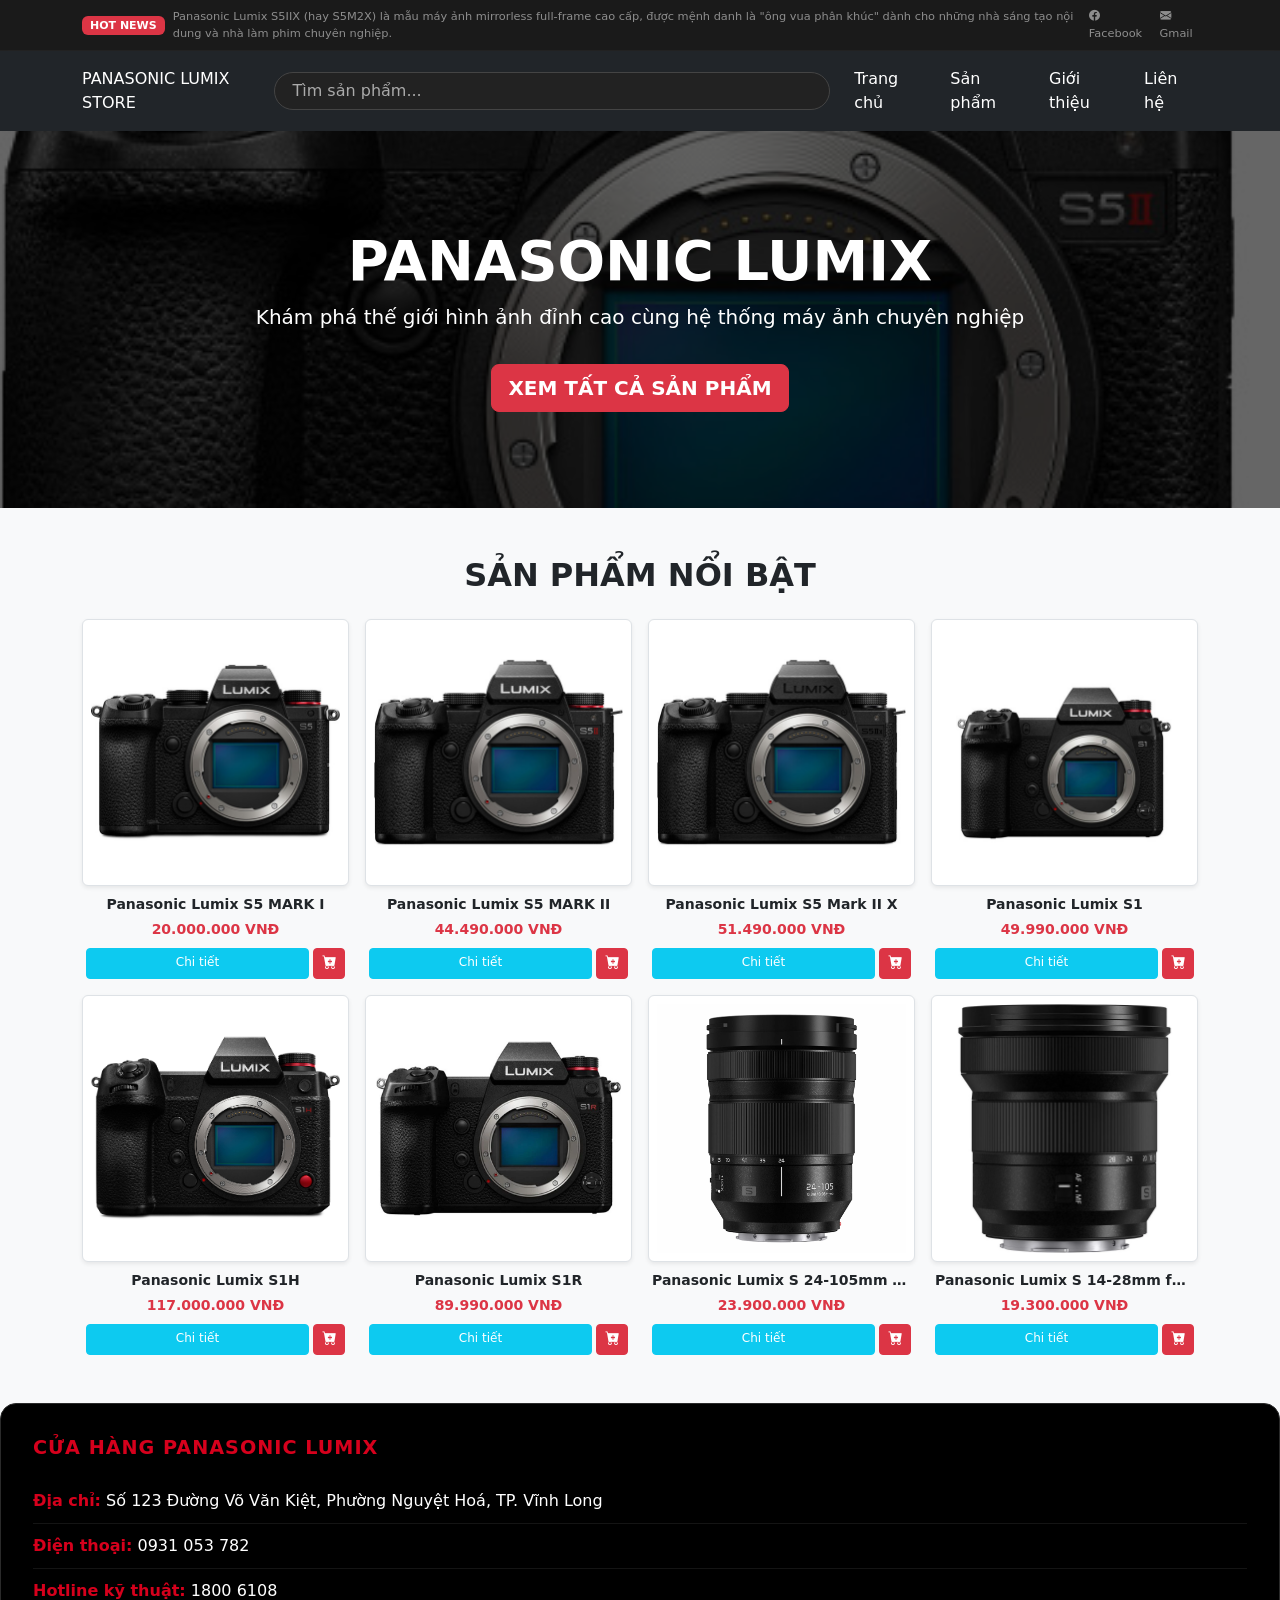
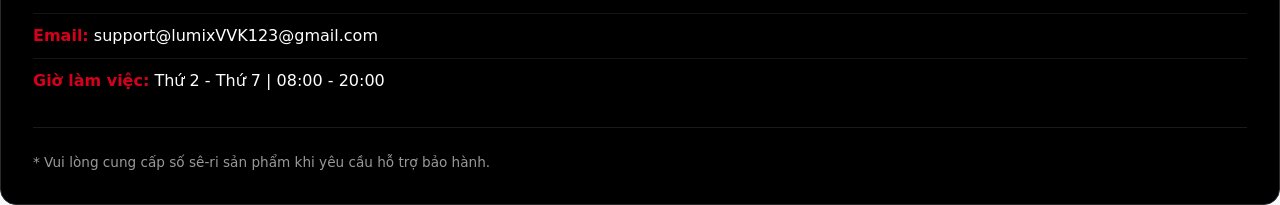
<file: index.html>
<!DOCTYPE html>
<html lang="vi">
<head>
    <title>Trang chủ - Panasonic Lumix Store</title>
    <meta charset="utf-8">
    <meta name="viewport" content="width=device-width, initial-scale=1.0">
    
    <link href="https://cdn.jsdelivr.net/npm/bootstrap@5.3.8/dist/css/bootstrap.min.css" rel="stylesheet">
    <link href="https://cdn.jsdelivr.net/npm/bootstrap-icons@1.11.3/font/bootstrap-icons.min.css" rel="stylesheet">
    
    <script src="https://cdn.jsdelivr.net/npm/bootstrap@5.3.8/dist/js/bootstrap.bundle.min.js"></script>
    
    <script src="js/script.js"></script>
    <link rel="stylesheet" href="css/style.css">
</head>
<body class="bg-light">

    <div class="top-bar text-white py-2 d-none d-md-block" style="background-color: #1a1a1a; font-size: 13px;">
        <div class="container d-flex justify-content-between align-items-center">
            <div class="d-flex align-items-center gap-2">
                <span class="badge bg-danger text-uppercase px-2 py-1" style="font-size: 11px; font-weight: bold;">Hot News</span>
                <span class="small text-white-50 m-0">Panasonic Lumix S5IIX (hay S5M2X) là mẫu máy ảnh mirrorless full-frame cao cấp, được mệnh danh là "ông vua phân khúc" dành cho những nhà sáng tạo nội dung và nhà làm phim chuyên nghiệp.</span>
            </div>
            <div class="d-flex gap-3 text-white-50 small">
                <span><i class="bi bi-facebook"></i> Facebook</span>
                <span><i class="bi bi-envelope-fill"></i> Gmail</span>
            </div>
        </div>
    </div>

    <header class="bg-dark text-white py-3 shadow-sm">
    <div class="container d-flex justify-content-between align-items-center">

        <a href="index.html" class="text-white text-decoration-none d-flex align-items-center gap-2"> PANASONIC LUMIX STORE
        </a>

        <div class="d-flex align-items-center gap-4">
             <input
            type="text"
            id="searchInput"
            class="form-control search-header"
            placeholder=" Tìm sản phẩm..."
            onkeyup="searchProduct()"
            style="width:600px;">

             <a href="index.html" class="text-white text-decoration-none">
                Trang chủ
            </a>

             <a href="html/san-pham.html" class="text-white text-decoration-none">
                Sản phẩm
            </a>

            <a href="html/gioi-thieu.html" class="text-white text-decoration-none">
                Giới thiệu
            </a>

            <a href="html/lien-he.html
            " class="text-white text-decoration-none">
                Liên hệ
            </a>

            

        </div>

    </div>
</header>

    <div class="bg-dark text-white text-center py-5 mb-5" style="background: linear-gradient(rgba(0,0,0,0.6), rgba(0,0,0,0.6)), url('assets/images/lumixs52.jpg') center/cover;">
        <div class="container py-5">
            <h1 class="display-4 fw-bold">PANASONIC LUMIX</h1>
            <p class="lead">Khám phá thế giới hình ảnh đỉnh cao cùng hệ thống máy ảnh chuyên nghiệp</p>
            <a href="html/san-pham.html" class="btn btn-danger btn-lg mt-3 fw-bold text-uppercase">Xem tất cả sản phẩm</a>
        </div>
    </div>

    <div class="container mb-5">
        <h2 class="text-center fw-bold mb-4 text-uppercase text-dark position-relative">Sản phẩm nổi bật</h2>
        
        <div class="product-list row row-cols-2 row-cols-md-4 g-3" id="product-list">
        </div>
    </div>
<div class="contact-card">
    <h4 class="contact-title">
        CỬA HÀNG PANASONIC LUMIX
    </h4>

    <ul class="contact-list">
        <li><strong>Địa chỉ:</strong> Số 123 Đường Võ Văn Kiệt, Phường Nguyệt Hoá, TP. Vĩnh Long</li>
        <li><strong>Điện thoại:</strong> 0931 053 782</li>
        <li><strong>Hotline kỹ thuật:</strong> 1800 6108</li>
        <li><strong>Email:</strong> support@lumixVVK123@gmail.com</li>
        <li><strong>Giờ làm việc:</strong> Thứ 2 - Thứ 7 | 08:00 - 20:00</li>
    </ul>

    <div class="contact-divider"></div>

    <p class="contact-note">
        * Vui lòng cung cấp số sê-ri sản phẩm khi yêu cầu hỗ trợ bảo hành.
    </p>
</div>
        
     
</body>
</html>
</file>
<file: css/style.css>
.top-bar {
    background-color: #111111;
    font-size: 13px;
    border-bottom: 1px solid #222222;
}

.hot-news-badge {
    background-color: #ff0000;
    color: white;
    padding: 3px 8px;
    font-weight: bold;
    border-radius: 4px;
    text-transform: uppercase;
}

.main-header {
    background-color: #1a1a1a;
    padding: 20px 0;
}

.cart-box {
    color: white;
    text-decoration: none;
    position: relative;
    display: inline-flex;
    align-items: center;
    gap: 10px;
}

.cart-icon-wrapper {
    position: relative;
}

.cart-badge {
    position: absolute;
    top: -8px;
    right: -8px;
    background-color: #ff0000;
    color: white;
    font-size: 11px;
    font-weight: bold;
    border-radius: 50%;
    width: 18px;
    height: 18px;
    display: flex;
    align-items: center;
    justify-content: center;
}

.object-fit-contain {
    object-fit: contain;
}


.filter-bar {
    display: flex;
    flex-direction: column;
    gap: 18px;
}

.filter-group {
    display: flex;
    flex-wrap: wrap;
    gap: 10px;
    align-items: center;
}

.filter-title {
    font-size: 0.85rem;
    font-weight: 600;
    text-transform: uppercase;
    letter-spacing: 1px;
    color: #666;
    margin-right: 8px;
}

.btn-filter {
    border: 1px solid #222;
    background: #fff;
    color: #222;
    padding: 8px 18px;
    border-radius: 999px;
    font-size: 0.9rem;
    font-weight: 500;
    transition: all 0.25s ease;
}

.btn-filter:hover {
    background: #111;
    color: #fff;
}

.btn-filter.active {
    background: #111;
    color: #fff;
    border-color: #111;
}

.btn-filter.active::before {
    content: "";
    display: inline-block;
    width: 8px;
    height: 8px;
    background: #d6001c;
    border-radius: 50%;
    margin-right: 8px;
}
.contact-card {
    background: #000000;
    color: #fff;
    padding: 32px;
    border-radius: 16px;
    border: 1px solid #2a2a2a;
    transition: .3s;
}

.contact-card:hover {
    border-color: #d6001c;
}

.contact-title {
    color: #d6001c;
    font-size: 1.2rem;
    font-weight: 700;
    letter-spacing: 1px;
    margin-bottom: 20px;
}

.contact-list {
    list-style: none;
    padding: 0;
    margin: 0;
}

.contact-list li {
    padding: 10px 0;
    border-bottom: 1px solid rgba(255,255,255,.08);
}

.contact-list li:last-child {
    border-bottom: none;
}

.contact-list strong {
    color: #d6001c;
}

.contact-divider {
    height: 1px;
    background: rgba(255,255,255,.1);
    margin: 24px 0;
}

.contact-note {
    color: #999;
    font-size: .85rem;
    margin: 0;
}
.search-header{
    background:#222;
    border:1px solid #444;
    color:#fff;
    border-radius:25px;
}

.search-header::placeholder{
    color:#aaa;
}

.search-header:focus{
    background:#222;
    color:#fff;
    border-color:#d6001c;
    box-shadow:none;
}
        .text-lumix-red {
            color: #dc3545;
        }
        .btn-lumix {
            background-color: #dc3545;
            color: #ffffff;
            border: none;
            transition: all 0.2s ease-in-out;
        }
        .btn-lumix:hover {
            background-color: #b02a37;
            color: #ffffff;
            box-shadow: 0 4px 10px rgba(220, 53, 69, 0.25);
        }
        .form-control:focus {
            border-color: #dc3545;
            box-shadow: 0 0 0 0.25rem rgba(220, 53, 69, 0.15);
        }
        .contact-box {
            background: #ffffff;
            border-radius: 12px;
            box-shadow: 0 4px 20px rgba(0,0,0,0.04);
            border: 1px solid #eef0f2;
        }
        .info-icon-wrapper {
            width: 44px;
            height: 44px;
            background: #fff5f5;
            color: #dc3545;
            border-radius: 10px;
            display: flex;
            align-items: center;
            justify-content: center;
            font-size: 1.15rem;
            flex-shrink: 0;
        }
        @media (max-width: 991.98px) {
            .search-header-responsive {
                width: 100% !important;
                margin: 10px 0;
            }
            .header-container {
                flex-direction: column;
                gap: 12px;
            }
        }

.about-gallery-grid {
    display: grid;
    grid-template-columns: repeat(2, 1fr);
    gap: 12px;
}

.about-gallery-grid img {
    width: 100%;
    height: 180px; /* Định hình chiều cao bằng nhau chặn chặn */
    object-fit: cover;
    border-radius: 8px;
    box-shadow: 0 4px 10px rgba(0, 0, 0, 0.05);
    transition: transform 0.2s ease;
}

.about-gallery-grid img:hover {
    transform: scale(1.03);
}
.feature-card {
    background: #ffffff;
    border: 1px solid #eef0f2;
    border-radius: 12px;
    padding: 24px;
    height: 100%;
    box-shadow: 0 4px 15px rgba(0,0,0,0.02);
    transition: all 0.3s ease;
}

.feature-card:hover {
    transform: translateY(-5px);
    box-shadow: 0 10px 25px rgba(0,0,0,0.06);
}

.feature-card img {
    height: 180px;
    width: 100%;
    object-fit: cover;
    border-radius: 8px;
}

.feature-card p {
    text-align: justify;
    line-height: 1.6;
}

.footer-mini-box {
    background: #ffffff;
    border-radius: 12px;
    border: 1px solid #eef0f2;
    box-shadow: 0 4px 20px rgba(0,0,0,0.04);
}

.footer-mini-box h5 {
    color: #1a1a1a;
    letter-spacing: 0.5px;
}

.text-justify {
    text-align: justify;
}
</file>
